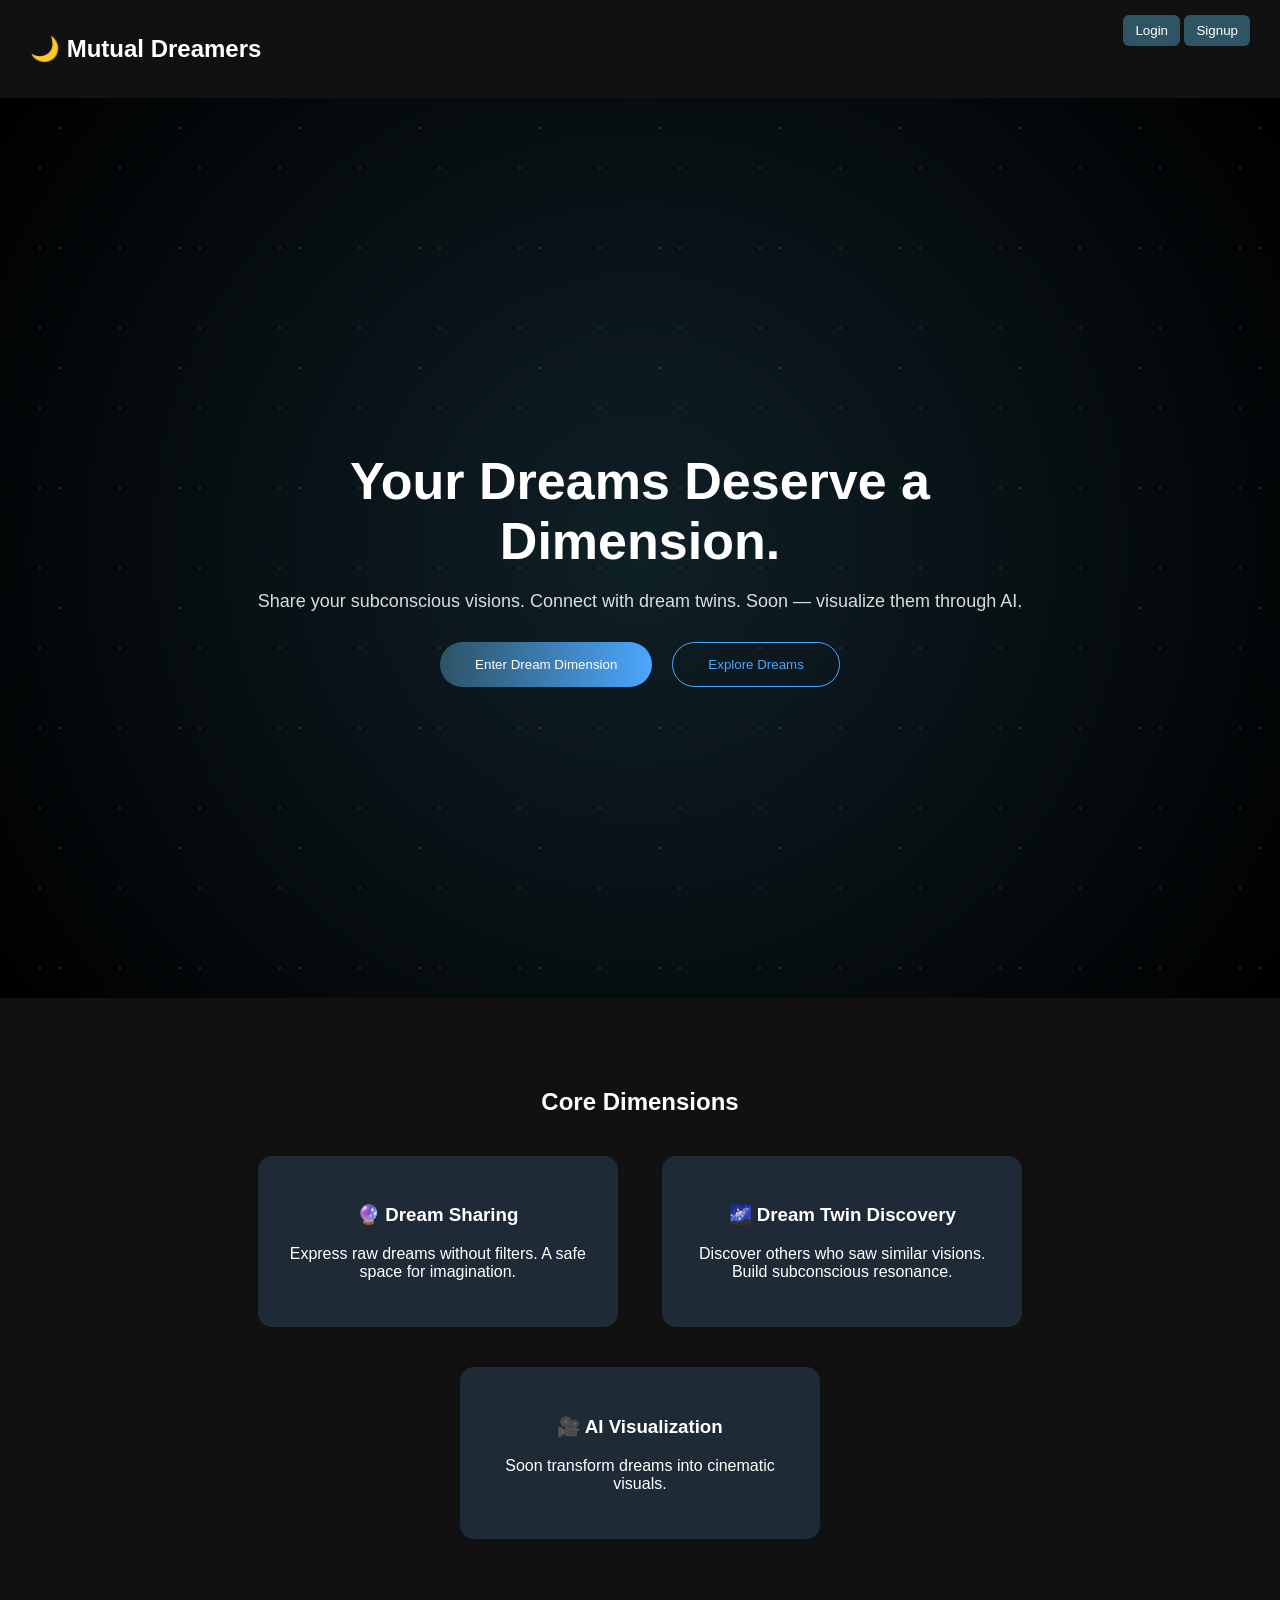
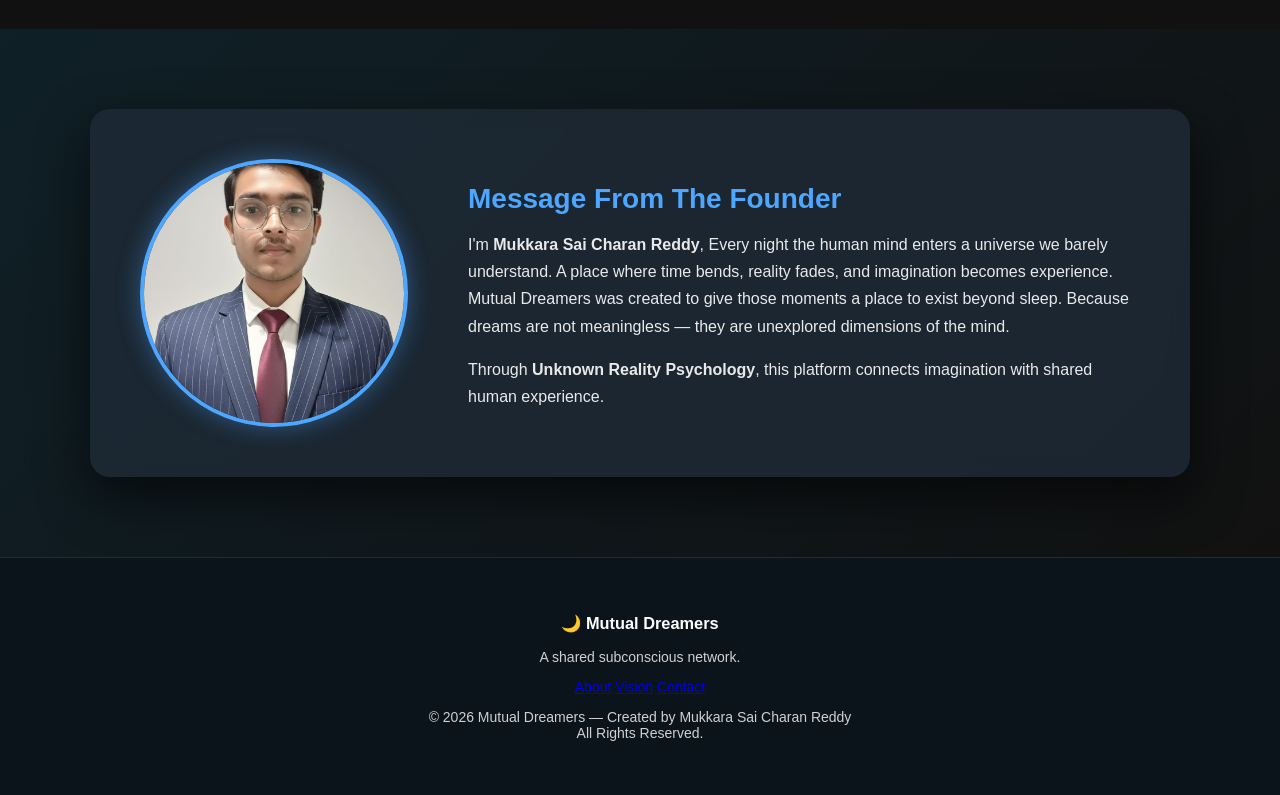
<file: mutual-dreamer/index.html>
<!DOCTYPE html>
<html>
<head>
    <title>Mutual Dreamers</title>
    <link rel="stylesheet" href="style.css">
</head>

<body>

<!-- TOP BAR -->
<header class="topbar">
    <h2>🌙 Mutual Dreamers</h2>

    <div>
        <button onclick="location.href='login.html'">Login</button>
        <button onclick="location.href='register.html'">Signup</button>
    </div>
</header>

<!-- ===== HERO SECTION ===== -->
<section class="hero-premium">

    <div class="stars"></div>

    <div class="hero-center">
        <h1>Your Dreams Deserve a Dimension.</h1>

        <p>
            Share your subconscious visions.
            Connect with dream twins.
            Soon — visualize them through AI.
        </p>

        <div class="hero-buttons">
            <button class="primary-btn" onclick="openModal()">
                Enter Dream Dimension
            </button>

            <button class="secondary-btn" onclick="openModal()">
                Explore Dreams
            </button>
        </div>
    </div>

</section>

<!-- ===== VISION SECTION ===== -->


<!-- ===== FEATURES ===== -->
<section class="features-section">

    <h2 class="section-title">Core Dimensions</h2>

    <div class="features-grid">

        <div class="feature-card">
            <h3>🔮 Dream Sharing</h3>
            <p>
                Express raw dreams without filters.
                A safe space for imagination.
            </p>
        </div>

        <div class="feature-card">
            <h3>🌌 Dream Twin Discovery</h3>
            <p>
                Discover others who saw similar visions.
                Build subconscious resonance.
            </p>
        </div>

        <div class="feature-card">
            <h3>🎥 AI Visualization</h3>
            <p>
                Soon transform dreams into cinematic visuals.
            </p>
        </div>

    </div>

</section>

<!-- ====== FOUNDER SECTION ====== -->
<section class="founder-section">

    <div class="founder-container">

        <img src="founder.jpg" 
             alt="Founder - Sai Charan" 
             class="founder-img">

        <div class="founder-text">
            <h2>Message From The Founder</h2>

            <p>
                I'm <strong>Mukkara Sai Charan Reddy</strong>, Every night the human mind enters a universe we barely understand.
A place where time bends, reality fades, and imagination becomes experience.
Mutual Dreamers was created to give those moments a place to exist beyond sleep.
Because dreams are not meaningless — they are unexplored dimensions of the mind.
            </p>

            <p>
                Through <strong>Unknown Reality Psychology</strong>,
                this platform connects imagination with shared human experience.
            </p>
        </div>

    </div>

</section>

<!-- ================= FOOTER ================= -->

<footer class="footer">

    <div class="footer-content">
        <h3>🌙 Mutual Dreamers</h3>

        <p>
            A shared subconscious network.
        </p>

        <div class="footer-links">
            <a href="#">About</a>
            <a href="#">Vision</a>
            <a href="#">Contact</a>
        </div>

        <p class="copyright">
            © 2026 Mutual Dreamers — Created by Mukkara Sai Charan Reddy <br>
        All Rights Reserved.
        </p>
    </div>

</footer>

<!-- ================= AUTH MODAL ================= -->
<div id="authModal" class="auth-modal">
    <div class="auth-box">
        <span class="close-btn" onclick="closeModal()">×</span>

        <h2>Welcome Dreamer</h2>
        <p>Login or create account to enter the dream dimension</p>

        <button onclick="location.href='login.html'" class="modal-btn">
            Login
        </button>

        <button onclick="location.href='register.html'" class="modal-btn">
            Register
        </button>
    </div>
</div>

<!-- ================= SCRIPT ================= -->
<script>

function openModal() {
    document.getElementById("authModal").style.display = "flex";
}

function closeModal() {
    document.getElementById("authModal").style.display = "none";
}

</script>

</body>
</html>
</file>
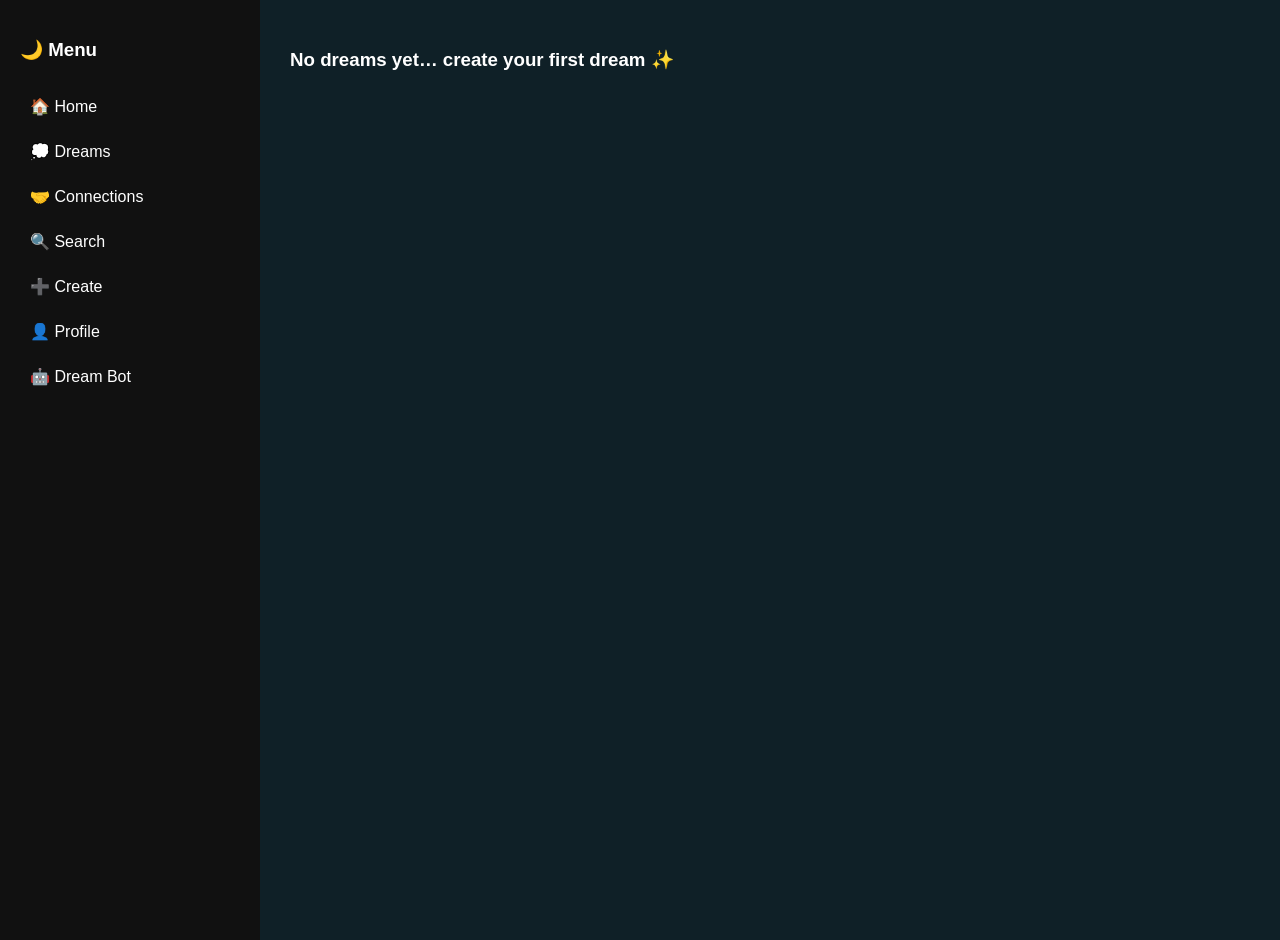
<file: mutual-dreamer/home.html>
<!DOCTYPE html>
<html>
<head>
    <title>Dream Feed</title>
    <link rel="stylesheet" href="style.css">
</head>

<body>

<div class="layout">

    <!-- Sidebar -->
    <aside class="sidebar">
        <h3>🌙 Menu</h3>

        <a href="home.html">🏠 Home</a>
        <a href="#">💭 Dreams</a>
        <a href="#">🤝 Connections</a>
        <a href="#">🔍 Search</a>
        <a href="create.html">➕ Create</a>
        <a href="#">👤 Profile</a>
        <a href="#">🤖 Dream Bot</a>
    </aside>

    <!-- Feed -->
    <main class="feed"></main>

</div>


<script>
const feed = document.querySelector(".feed");

/* Safe load */
let dreams = JSON.parse(localStorage.getItem("dreams"));

if (!dreams) {
    dreams = [];
    localStorage.setItem("dreams", JSON.stringify(dreams));
}

/* Save */
function saveDreams() {
    localStorage.setItem("dreams", JSON.stringify(dreams));
}

/* Like */
function likeDream(i) {
    dreams[i].likes++;
    saveDreams();
    renderDreams();
}

/* Comment */
function addComment(i) {
    const input = document.getElementById("comment-input-" + i);
    const text = input.value.trim();
    if (!text) return;

    dreams[i].comments.push(text);
    saveDreams();
    renderDreams();
}

/* Render */
function renderDreams() {

    feed.innerHTML = "";

    if (dreams.length === 0) {
        feed.innerHTML = "<h3>No dreams yet… create your first dream ✨</h3>";
        return;
    }

    dreams.forEach((dream, index) => {

        const card = document.createElement("div");
        card.className = "dream-card";

        let commentsHTML = "";
        (dream.comments || []).forEach(c => {
            commentsHTML += `<p class="comment">💬 ${c}</p>`;
        });

        card.innerHTML = `
            <div class="dream-header">
                <strong>@Dreamer</strong>
            </div>

            <p>${dream.text}</p>

            <button onclick="likeDream(${index})">
                ❤️ ${dream.likes || 0}
            </button>

            <div class="comment-box">
                ${commentsHTML}
                <input id="comment-input-${index}" placeholder="Comment">
                <button onclick="addComment(${index})">Post</button>
            </div>
        `;

        feed.prepend(card);
    });
}

renderDreams();
</script>

</body>
</html>
</file>
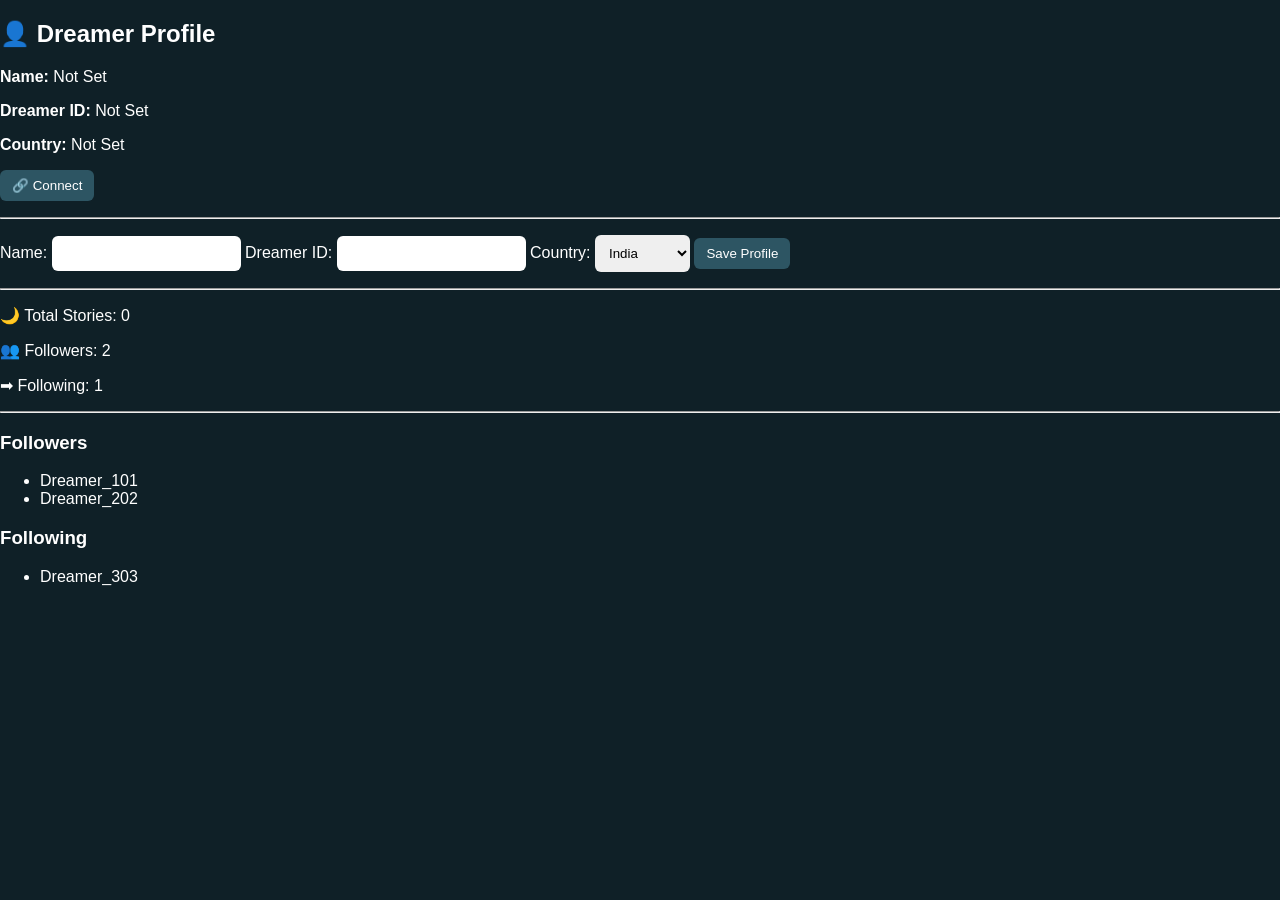
<file: mutual-dreamer/profile.html>
<!DOCTYPE html>
<html>
<head>
    <title>Profile - Mutual Dreamers</title>
    <link rel="stylesheet" href="style.css">
</head>
<body>

<div class="profile-container">

    <h2>👤 Dreamer Profile</h2>

    <!-- PROFILE INFO DISPLAY -->
    <div class="profile-header">
        <p><strong>Name:</strong> <span id="displayName">Not Set</span></p>
        <p><strong>Dreamer ID:</strong> <span id="displayId">Not Set</span></p>
        <p><strong>Country:</strong> <span id="displayCountry">Not Set</span></p>

        <button id="connectBtn">🔗 Connect</button>
        <p id="connectionStatus"></p>
    </div>

    <hr>

    <!-- PROFILE FORM -->
    <form id="profileForm">
        <label>Name:</label>
        <input type="text" id="name" required>

        <label>Dreamer ID:</label>
        <input type="text" id="dreamerId" required>

        <label>Country:</label>
        <select id="country">
            <option>India</option>
            <option>USA</option>
            <option>UK</option>
            <option>Canada</option>
            <option>Australia</option>
            <option>Germany</option>
            <option>France</option>
            <option>Japan</option>
        </select>

        <button type="submit">Save Profile</button>
    </form>

    <hr>

    <!-- STATS SECTION -->
    <div class="stats">
        <p>🌙 Total Stories: <span id="storyCount">0</span></p>
        <p>👥 Followers: <span id="followersCount">0</span></p>
        <p>➡ Following: <span id="followingCount">0</span></p>
    </div>

    <hr>

    <!-- FOLLOWERS LIST -->
    <div>
        <h3>Followers</h3>
        <ul id="followersList"></ul>
    </div>

    <div>
        <h3>Following</h3>
        <ul id="followingList"></ul>
    </div>

</div>

<script src="script.js"></script>

</body>
</html>
</file>
<file: mutual-dreamer/style.css>
/* ================= GLOBAL ================= */

html {
    scroll-behavior: smooth;
}

body {
    margin: 0;
    font-family: Arial, sans-serif;
    background: #0f2027;
    color: white;
    overflow-x: hidden;
}

button {
    padding: 8px 12px;
    border-radius: 6px;
    border: none;
    cursor: pointer;
    background: #2d5563;
    color: white;
    transition: 0.2s ease;
}

button:hover {
    opacity: 0.9;
}

input, textarea, select {
    padding: 10px;
    margin: 8px 0;
    border-radius: 6px;
    border: none;
}

textarea {
    resize: none;
    height: 240px;
}

/* ================= TOPBAR ================= */

.topbar {
    display: flex;
    justify-content: space-between;
    padding: 15px 30px;
    background: #111;
    box-shadow: 0 2px 8px rgba(0,0,0,0.4);
}

/* ================= LAYOUT ================= */

.layout {
    display: flex;
    min-height: 100vh;
}

.sidebar {
    width: 220px;
    background: #111;
    padding: 20px;
    display: flex;
    flex-direction: column;
    gap: 10px;
    position: sticky;
    top: 0;
    height: 100vh;
}

.sidebar a {
    color: white;
    text-decoration: none;
    padding: 8px 10px;
    border-radius: 6px;
    transition: 0.2s;
}

.sidebar a:hover {
    background: #2c5364;
}

.feed {
    flex: 1;
    padding: 30px;
    overflow-y: auto;
}

/* ================= HERO ================= */

.hero-premium {
    position: relative;
    height: 100vh;
    background: radial-gradient(circle at center, #0f2027 0%, #000000 100%);
    display: flex;
    justify-content: center;
    align-items: center;
    text-align: center;
    overflow: hidden;
}

.stars {
    position: absolute;
    width: 200%;
    height: 200%;
    background-image:
        radial-gradient(white 1px, transparent 1px),
        radial-gradient(white 1px, transparent 1px);
    background-size: 80px 80px, 120px 120px;
    background-position: 0 0, 40px 60px;
    animation: moveStars 60s linear infinite;
    opacity: 0.15;
}

@keyframes moveStars {
    from { transform: translateY(0); }
    to { transform: translateY(-200px); }
}

.hero-center {
    position: relative;
    z-index: 2;
    max-width: 800px;
}

.hero-center h1 {
    font-size: 52px;
    margin-bottom: 20px;
}

.hero-center p {
    font-size: 18px;
    opacity: 0.85;
    margin-bottom: 30px;
}

.hero-buttons {
    display: flex;
    gap: 20px;
    justify-content: center;
}

.primary-btn {
    padding: 14px 35px;
    border-radius: 30px;
    background: linear-gradient(90deg, #2c5364, #4da6ff);
}

.secondary-btn {
    padding: 14px 35px;
    border-radius: 30px;
    background: transparent;
    border: 1px solid #4da6ff;
    color: #4da6ff;
}

/* ================= VISION ================= */

.vision-section {
    padding: 70px 20px;
    text-align: center;
    background: #0c161c;
}

.vision-section h2 {
    font-size: 30px;
    font-weight: 500;
}

/* ================= FEATURES ================= */

.features-section {
    padding: 70px 40px;
    background: #111;
    text-align: center;
}

.feature-card {
    display: inline-block;
    width: 300px;
    margin: 20px;
    background: #1e2a35;
    padding: 30px;
    border-radius: 14px;
    transition: 0.3s ease;
}

.feature-card:hover {
    transform: translateY(-8px);
    box-shadow: 0 10px 30px rgba(0,0,0,0.5);
}

/* ================= FOUNDER (SIDE BY SIDE) ================= */

.founder-section {
    padding: 80px 20px;
    background: linear-gradient(135deg, #0f2027, #111);
    display: flex;
    justify-content: center;
}

.founder-container {
    max-width: 1000px;
    width: 100%;
    display: flex;
    flex-direction: row;
    align-items: center;
    justify-content: space-between;
    gap: 60px;
    background: rgba(30, 42, 53, 0.85);
    padding: 50px;
    border-radius: 20px;
    box-shadow: 0 20px 50px rgba(0,0,0,0.6);
    backdrop-filter: blur(10px);
}

.founder-img {
    width: 260px;
    height: 260px;
    border-radius: 50%;
    object-fit: cover;
    border: 4px solid #4da6ff;
    box-shadow: 0 0 25px rgba(77,166,255,0.4);
    flex-shrink: 0;
    transition: 0.3s ease;
}

.founder-img:hover {
    transform: scale(1.05);
}

.founder-text {
    flex: 1;
}

.founder-text h2 {
    font-size: 28px;
    margin-bottom: 15px;
    color: #4da6ff;
}

.founder-text p {
    line-height: 1.7;
    opacity: 0.9;
    margin-bottom: 15px;
}

/* ================= FOOTER ================= */

.footer {
    background: #0b141a;
    padding: 40px 20px;
    text-align: center;
    font-size: 14px;
    border-top: 1px solid rgba(255,255,255,0.1);
}

.footer p {
    opacity: 0.8;
}

/* ================= AUTH MODAL ================= */

.auth-modal {
    position: fixed;
    inset: 0;
    background: rgba(0,0,0,0.75);
    display: none;
    justify-content: center;
    align-items: center;
    z-index: 1000;
}

.auth-box {
    background: #1e2a35;
    padding: 40px;
    border-radius: 12px;
    text-align: center;
    width: 320px;
}

.modal-btn {
    width: 100%;
    margin: 10px 0;
}

/* ================= RESPONSIVE ================= */

@media (max-width: 768px) {

    .founder-container {
        flex-direction: column;
        text-align: center;
    }

    .feature-card {
        width: 90%;
    }

    .hero-center h1 {
        font-size: 36px;
    }
}
/* ================= AUTH PAGES CENTER FIX ================= */

.login-page,
.register-page {
    min-height: 100vh;
    display: flex;
    justify-content: center;   /* horizontal center */
    align-items: center;       /* vertical center */
    background: radial-gradient(circle at center, #0f2027 0%, #000000 100%);
}

.login-box,
.register-box {
    background: #1e2a35;
    padding: 50px 60px;
    border-radius: 16px;
    text-align: center;
    box-shadow: 0 15px 40px rgba(0,0,0,0.5);
    width: 350px;
}

/* ================= DREAM CARDS ================= */

.dream-card {
    background: #1e2a35;
    padding: 20px;
    border-radius: 12px;
    margin-bottom: 25px;
    box-shadow: 0 10px 25px rgba(0,0,0,0.4);
    max-width: 1050px;
}

.dream-header {
    display: flex;
    justify-content: space-between;
    align-items: center;
    margin-bottom: 10px;
}

.dream-author {
    font-size: 13px;
    opacity: 0.8;
}

.dream-content {
    margin: 15px 0;
    line-height: 1.6;
}

.actions {
    display: flex;
    gap: 10px;
    margin-top: 10px;
}

.comment-box {
    margin-top: 15px;
}

.comment {
    font-size: 14px;
    margin-top: 5px;
}

.comment-box{
    display:flex;
    gap:10px;
    width:100%;
}

.comment-box input{
    flex:1;          /* makes input take all available space */
    padding:10px;
    border-radius:6px;
    border:none;
}

.comment-box button{
    padding:10px 15px;
}
.comment-box{
    display:flex;
    gap:10px;
    margin-top:10px;
}

.comment-box input{
    flex:1;
    padding:10px;
}

.comments-list{
    margin-top:10px;
    display:none;
}

.comment{
    margin-top:5px;
    font-size:14px;
}

.comments-list{
    display:none;     /* hidden initially */
    margin-top:10px;
}

.show-comments{
    margin-top:8px;
}

/* ===== CREATE DREAM PAGE CENTER ===== */

.create-box{
    max-width:500px;
    margin:80px auto;     /* centers horizontally */
    background:#1e2a35;
    padding:30px;
    border-radius:12px;
    text-align:center;
    box-shadow:0 10px 25px rgba(0,0,0,0.4);
}

.create-box input,
.create-box textarea{
    width:100%;
}

/* ===== VOICE DREAM SECTION ===== */

.voice-wave{
display:flex;
gap:5px;
height:30px;
margin-top:10px;
}

.voice-wave span{
width:5px;
background:#ff4b5c;
height:10px;
animation:wave 1s infinite ease-in-out;
animation-play-state: paused;
}

.voice-wave span:nth-child(2){animation-delay:0.1s;}
.voice-wave span:nth-child(3){animation-delay:0.2s;}
.voice-wave span:nth-child(4){animation-delay:0.3s;}
.voice-wave span:nth-child(5){animation-delay:0.4s;}

@keyframes wave{
0%{height:10px;}
50%{height:30px;}
100%{height:10px;}
}

/* ===== VOICE DREAM SECTION BOX ===== */

.dream-box{
width:450px;
margin:60px auto;        /* centers the box horizontally */
background:rgba(0,0,0,0.5);
padding:30px;
border-radius:12px;
border:2px solid #ff4b5c;
text-align:center;
}

/* TITLE */

.dream-box h3{
margin-bottom:20px;
}

/* INPUT FIELDS */

.dream-box input{
width:100%;
padding:10px;
margin-bottom:15px;
border:none;
border-radius:6px;
}

/* BUTTONS */

.dream-box button{
padding:10px 18px;
margin:5px;
border:none;
border-radius:6px;
cursor:pointer;
}

/* RECORD BUTTON */

#recordBtn{
background:#ff4b5c;
color:white;
}

/* POST BUTTON */

#postVoiceBtn{
background:#6c63ff;
color:white;
}

/* DELETE BUTTON */

#deleteBtn{
background:#444;
color:white;
}

/* AUDIO PLAYER */

#audioPlayback{
width:100%;
margin-top:10px;
}

/* ===== VOICE WAVE ANIMATION ===== */

.voice-wave{
display:flex;
justify-content:center;
gap:6px;
height:30px;
margin-top:10px;
margin-bottom:10px;
}

.voice-wave span{
width:6px;
background:#ff4b5c;
height:10px;
animation:wave 1s infinite ease-in-out;
animation-play-state:paused;
}

.voice-wave span:nth-child(2){animation-delay:0.1s;}
.voice-wave span:nth-child(3){animation-delay:0.2s;}
.voice-wave span:nth-child(4){animation-delay:0.3s;}
.voice-wave span:nth-child(5){animation-delay:0.4s;}

@keyframes wave{
0%{height:10px;}
50%{height:30px;}
100%{height:10px;}
}
</file>
